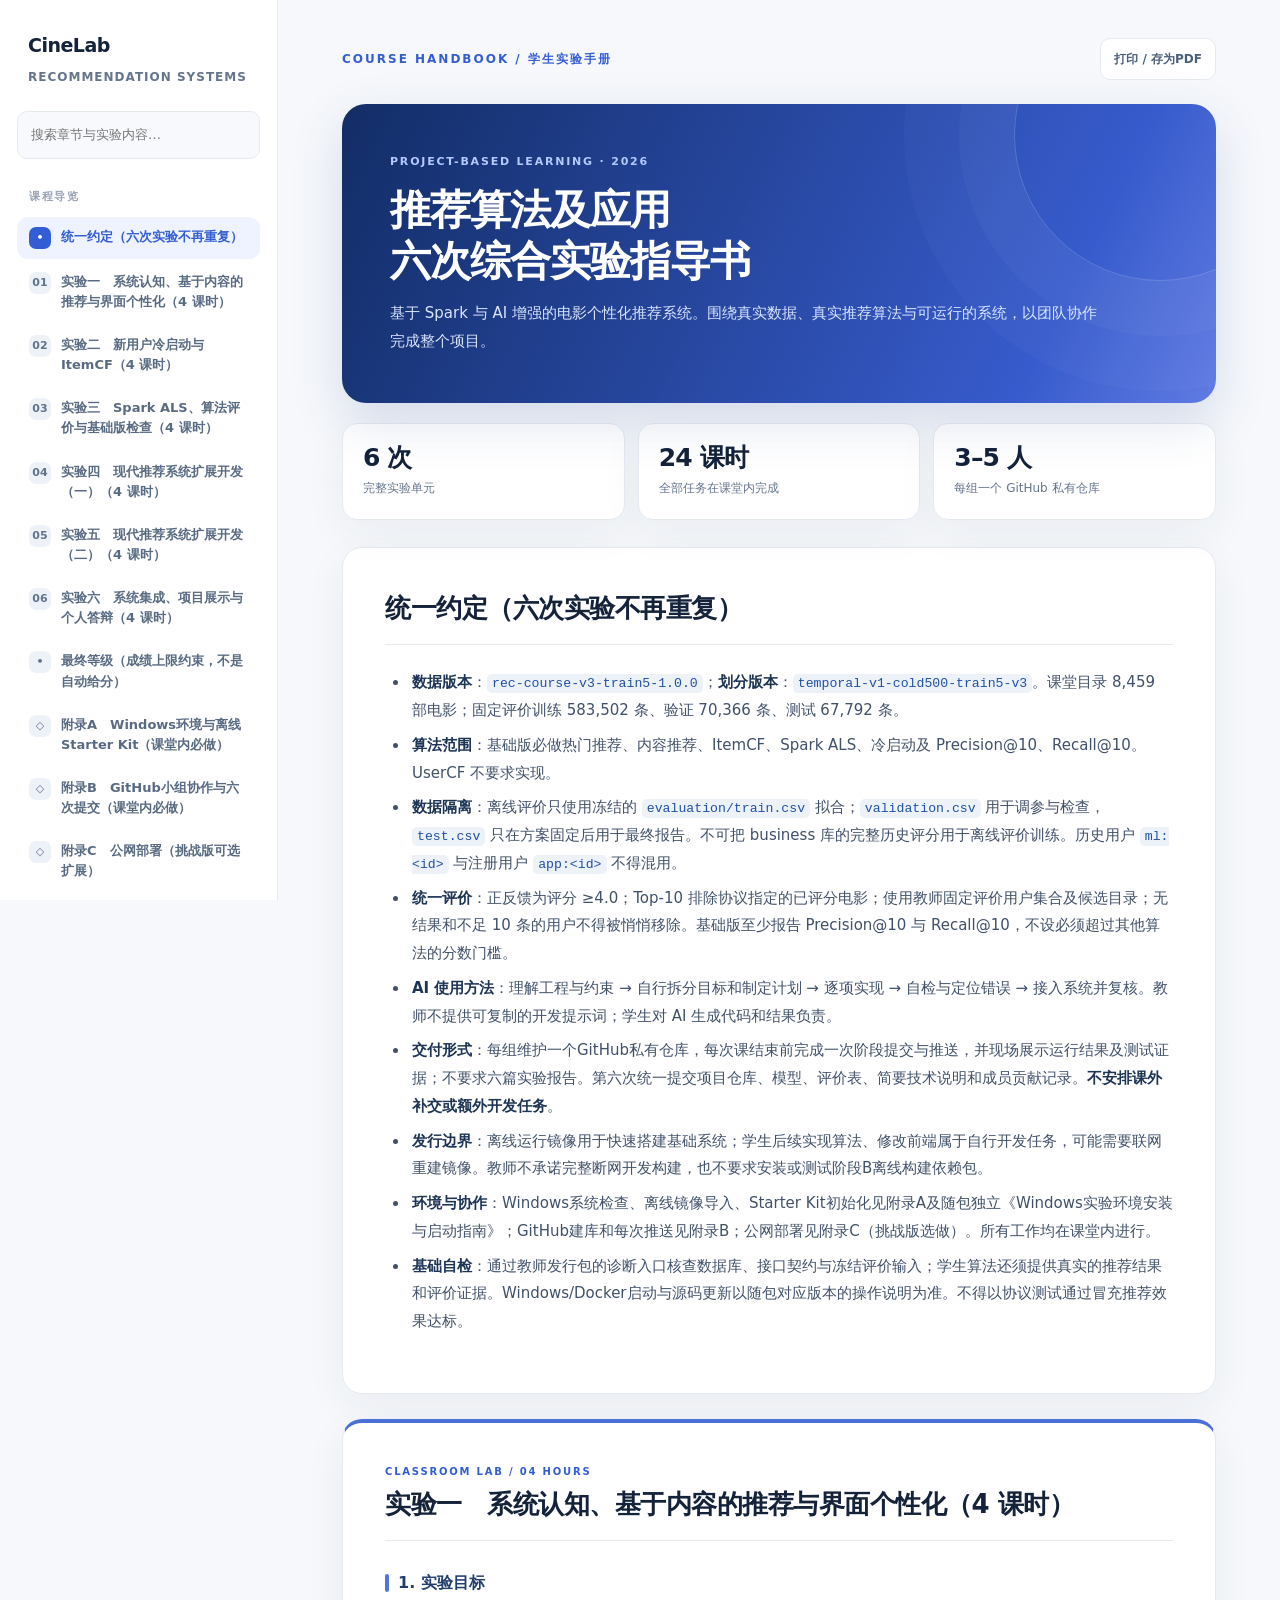
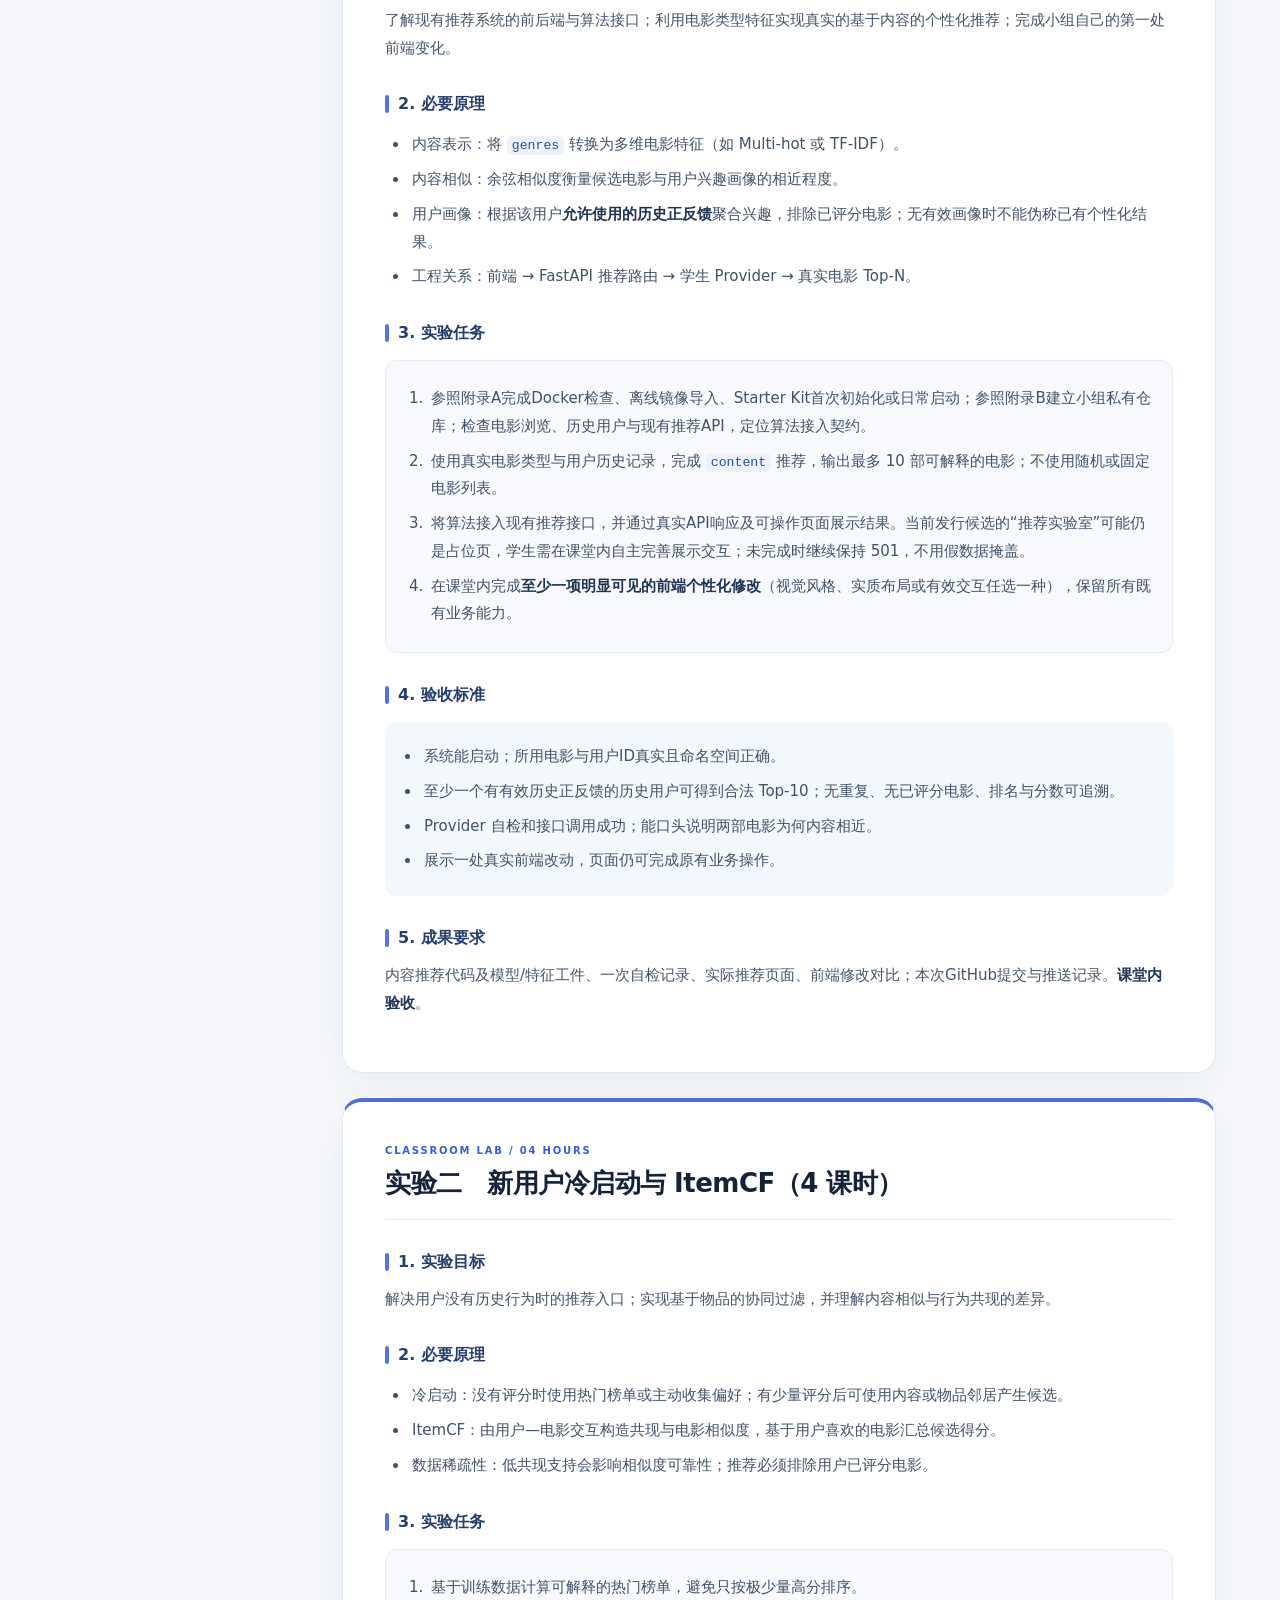
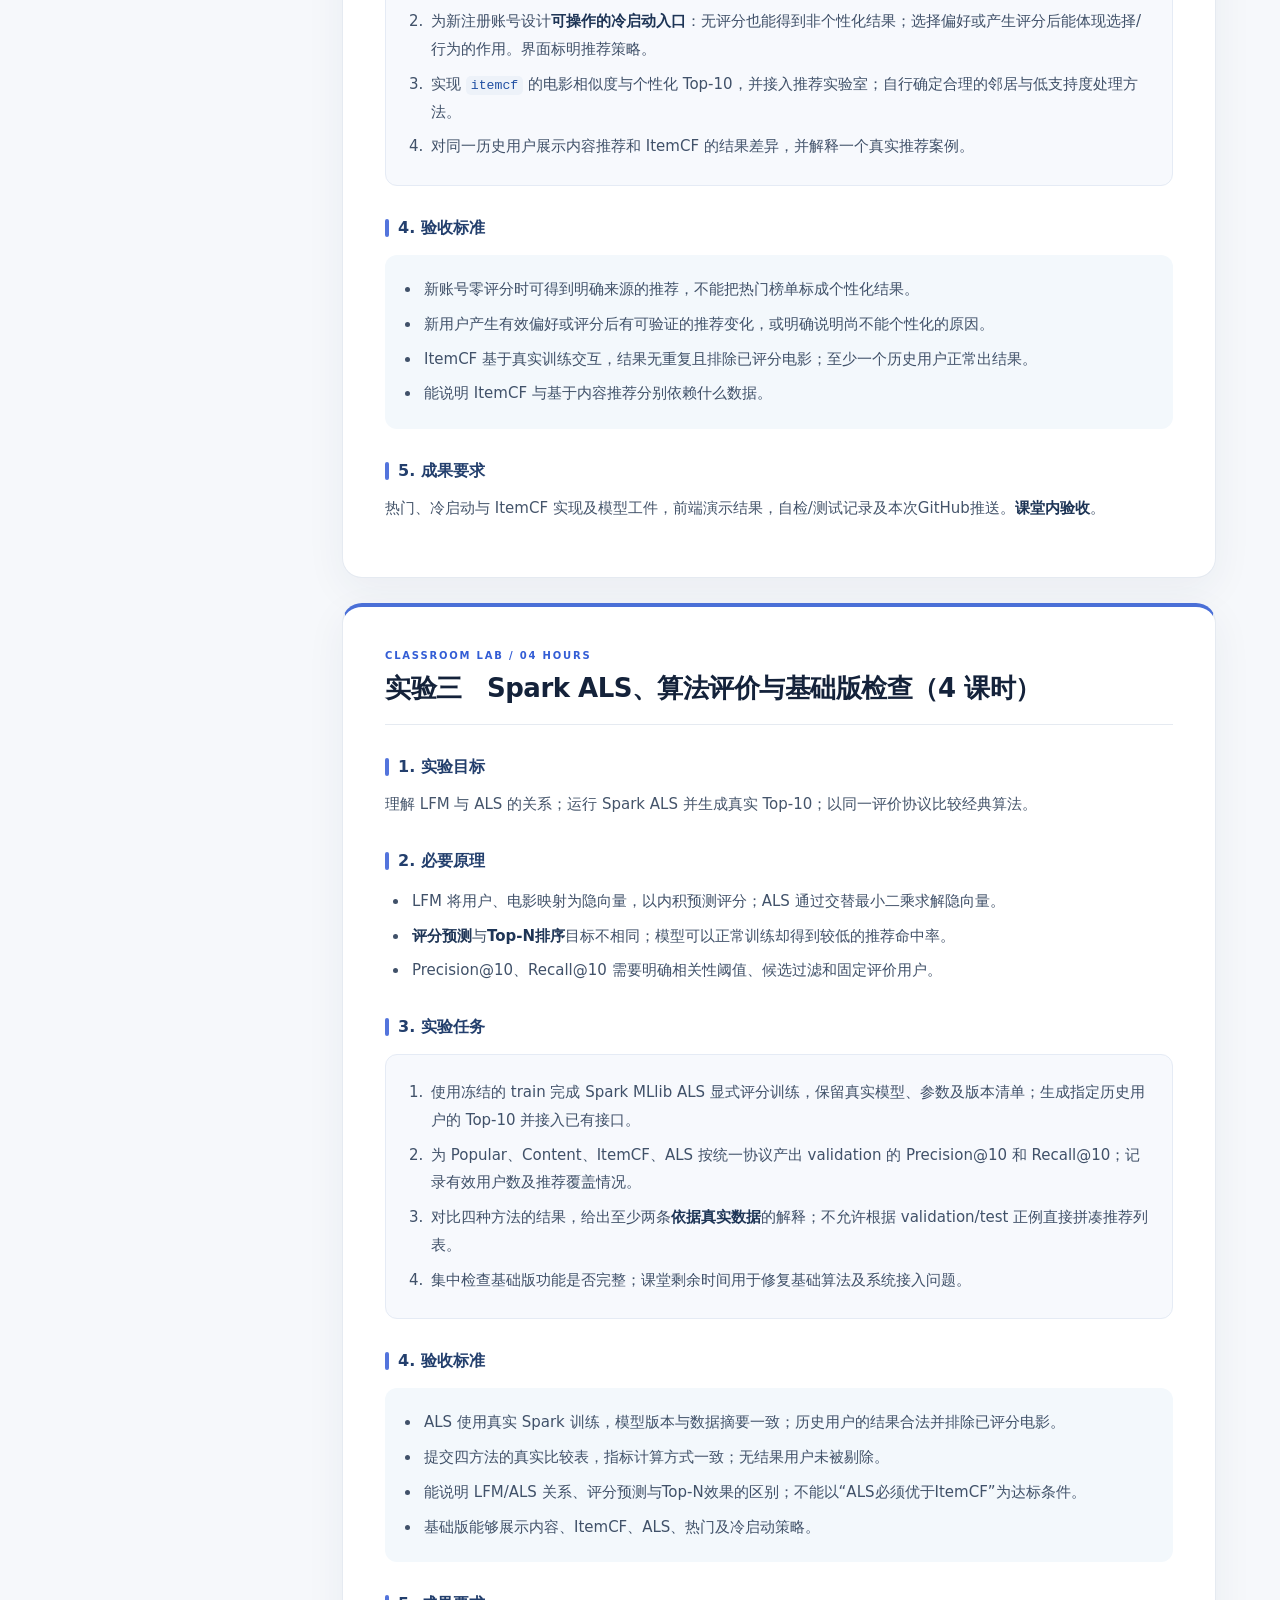
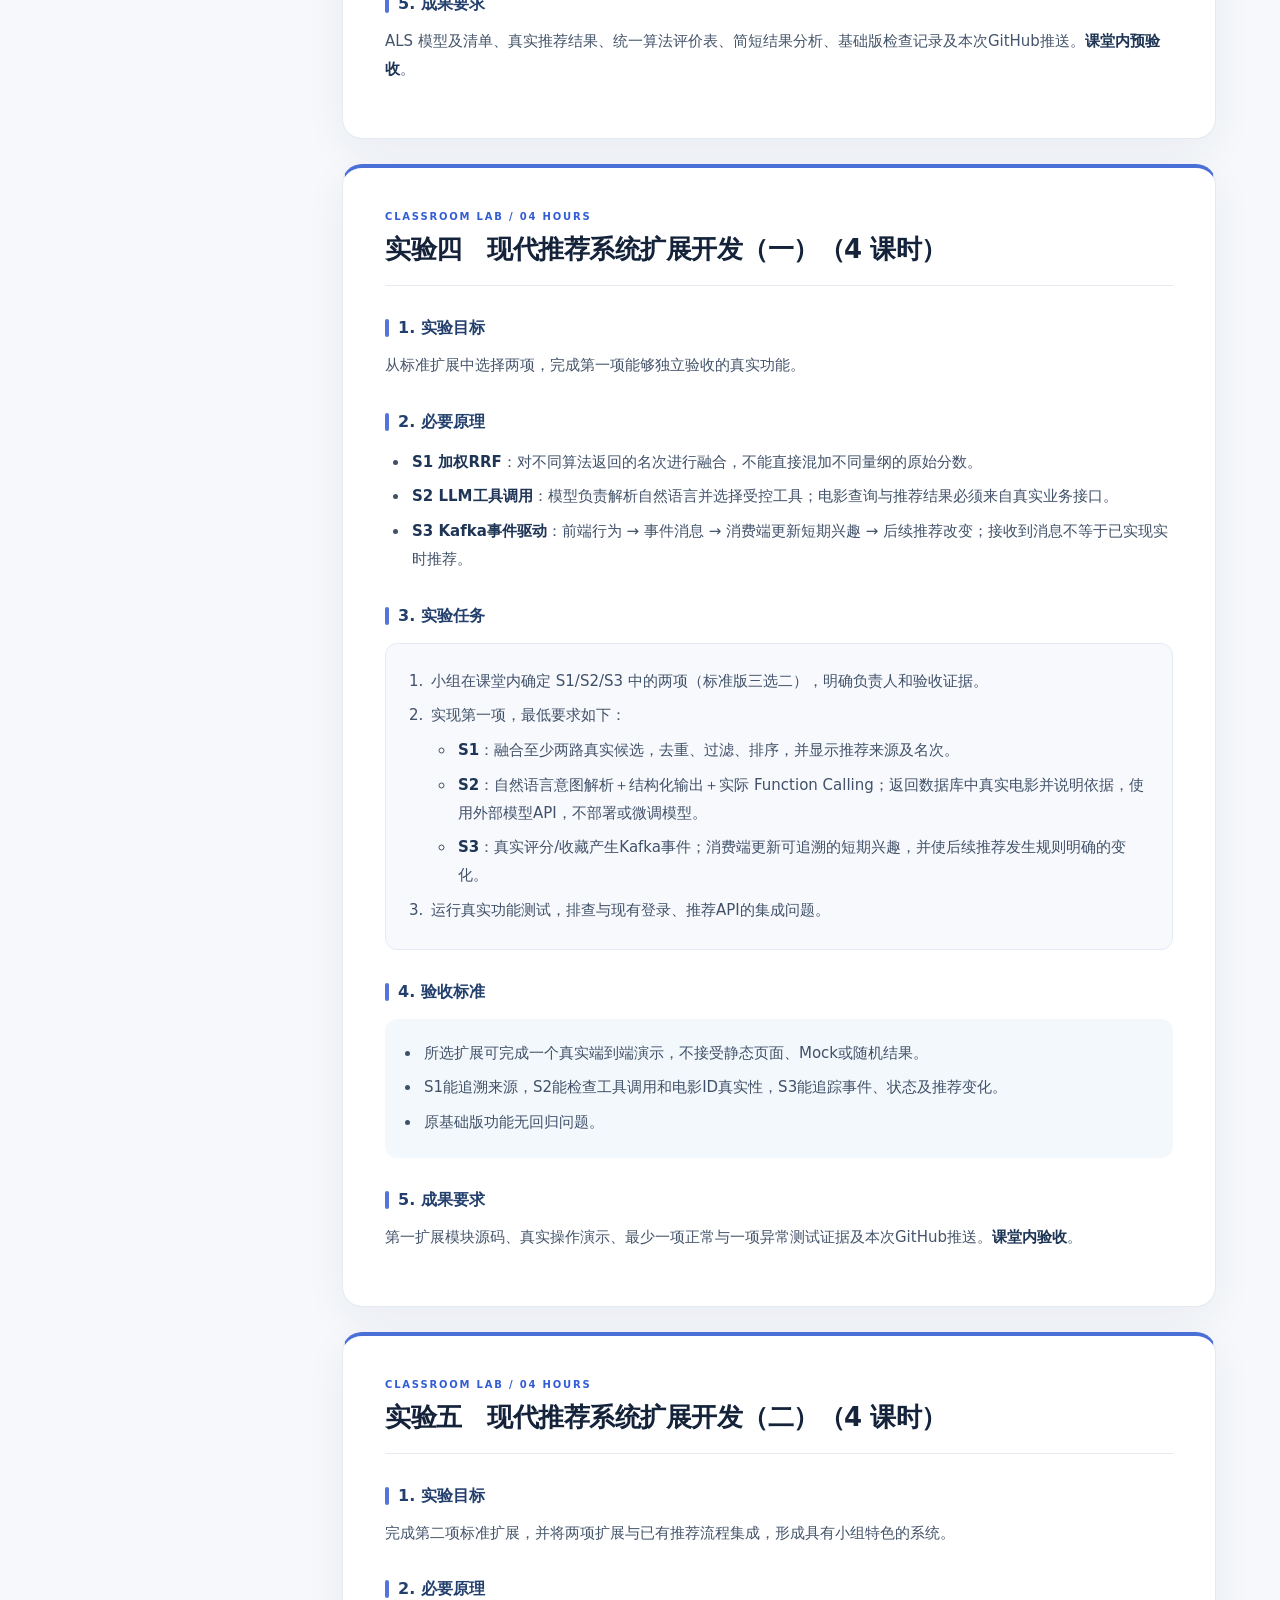
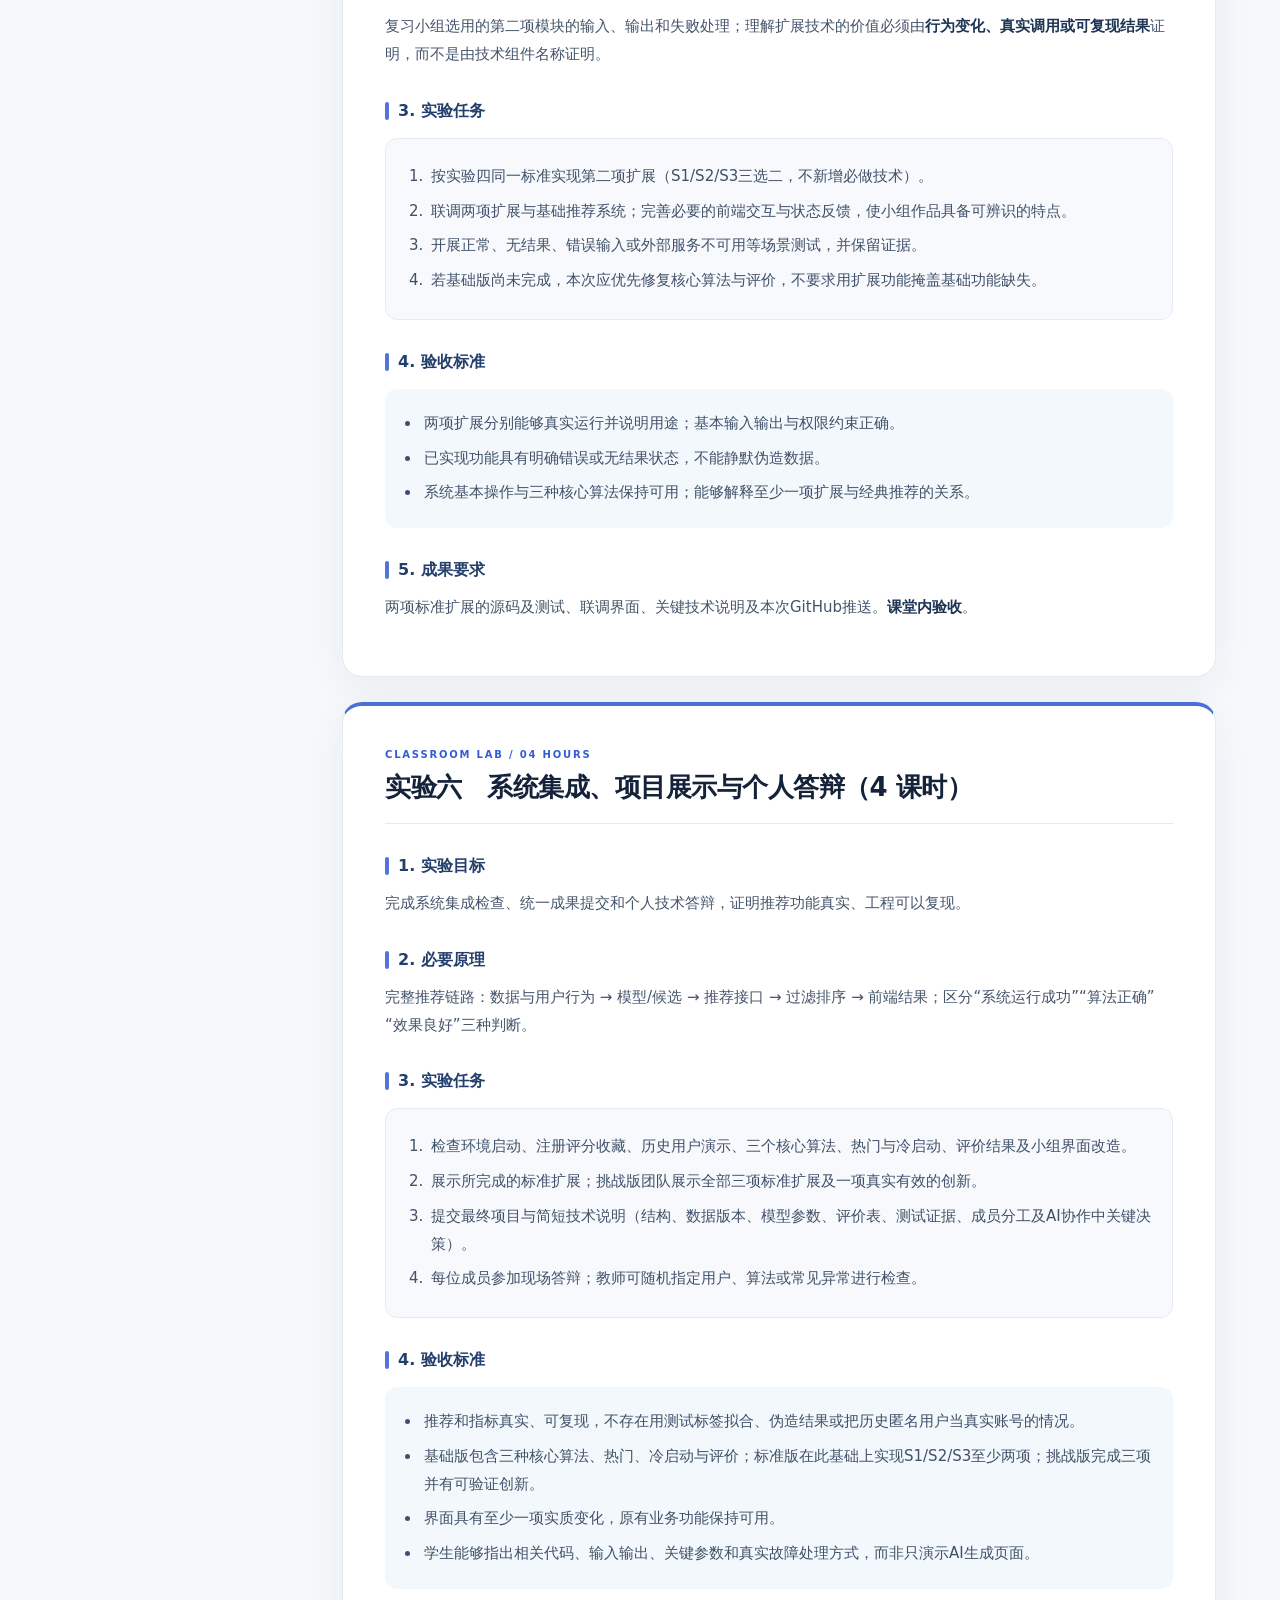
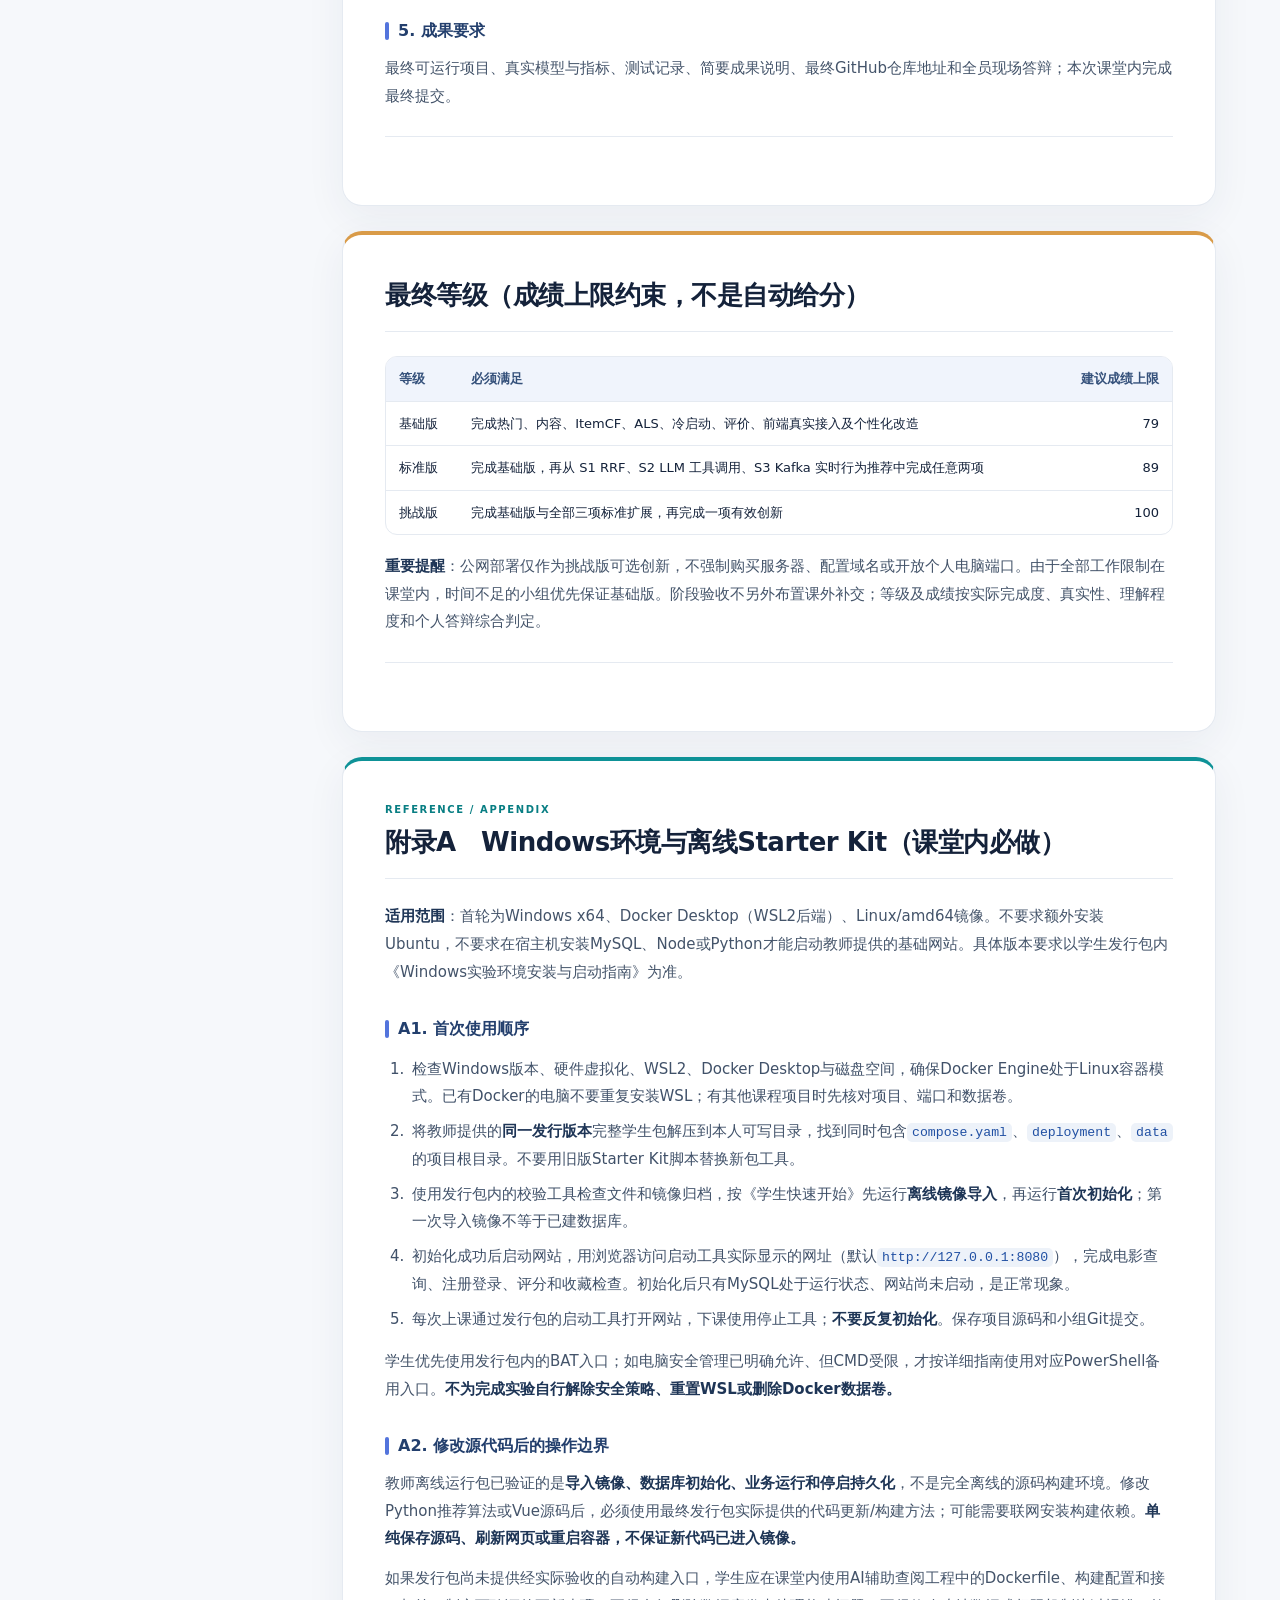
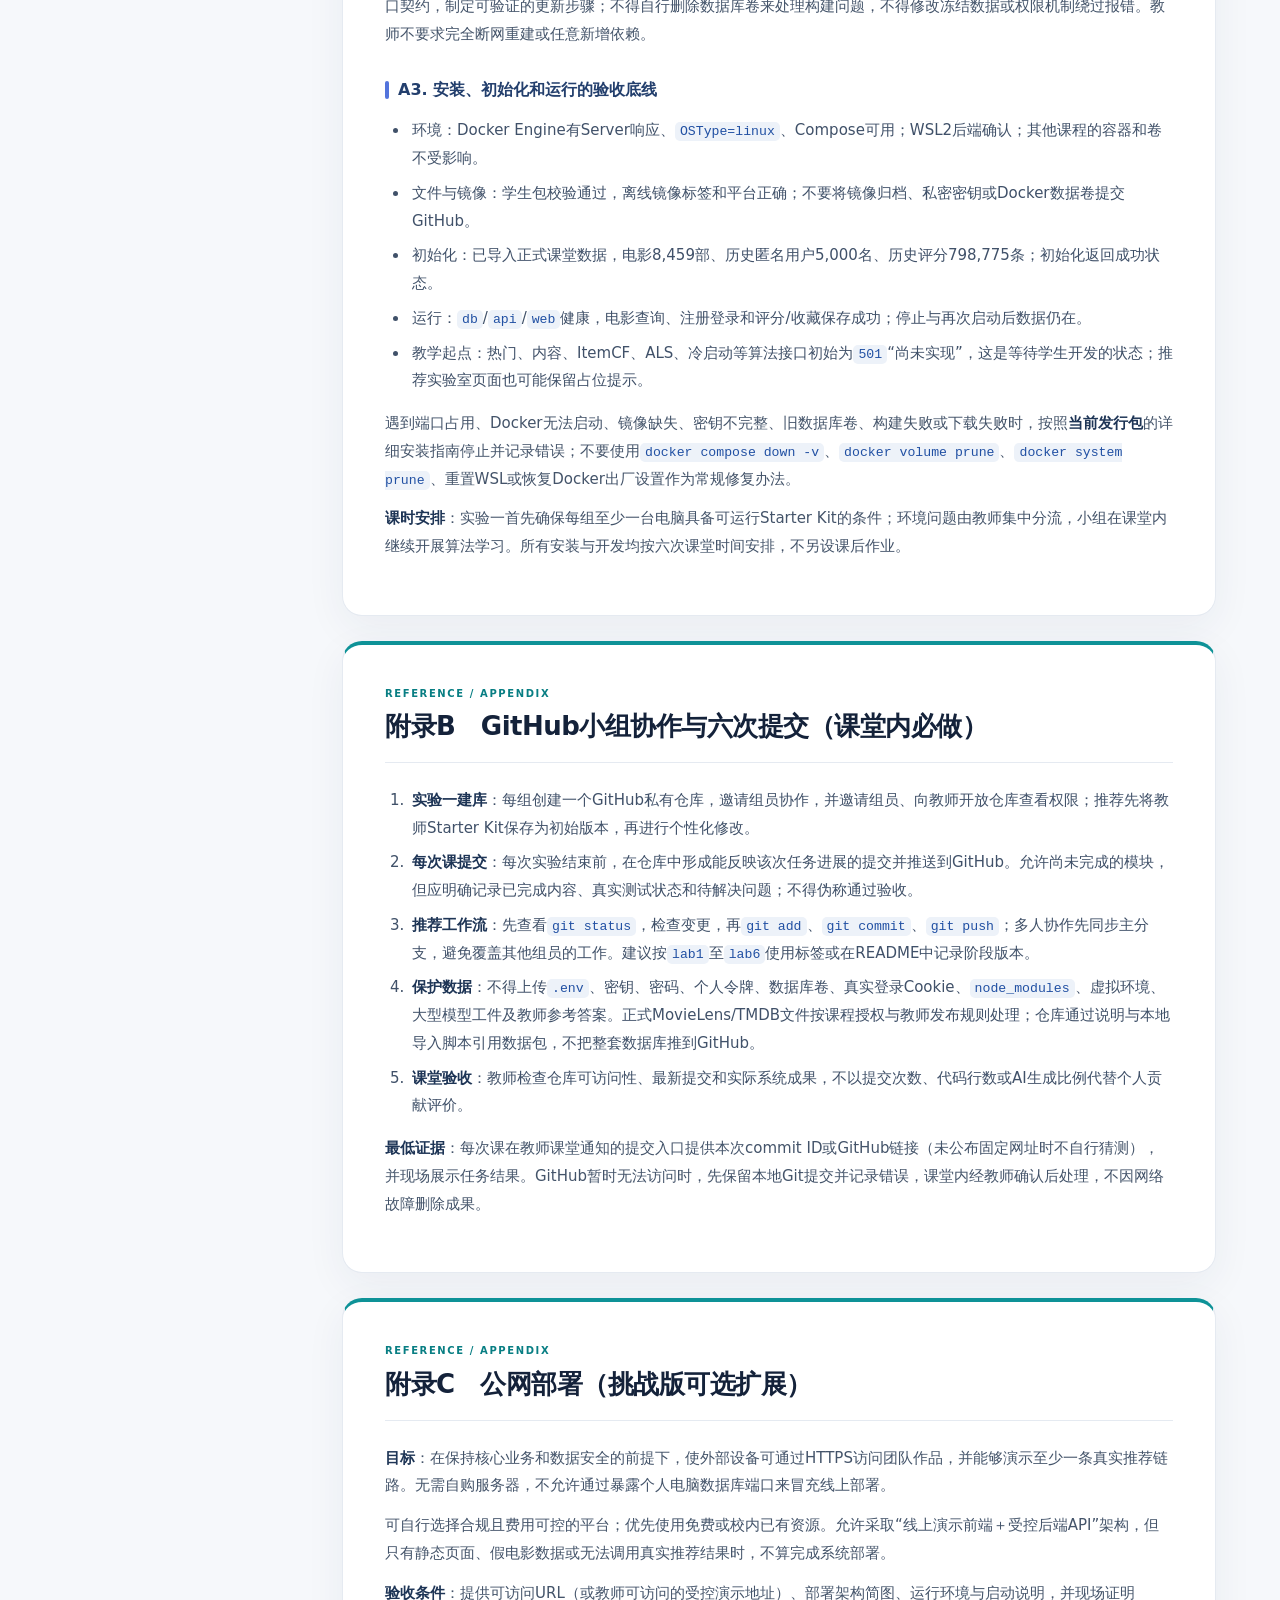
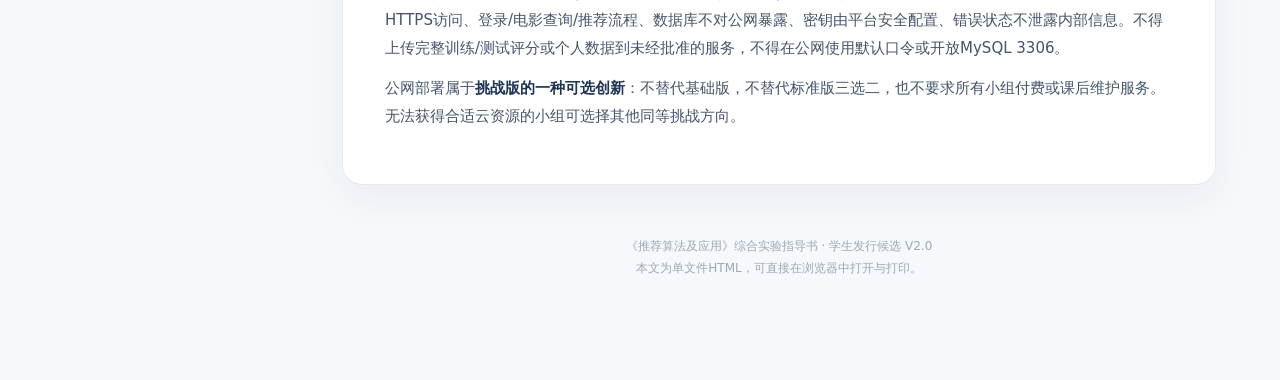
<file: 推荐算法实验手册.html>
<!doctype html><html lang="zh-CN"><head><meta charset="utf-8"><meta name="viewport" content="width=device-width,initial-scale=1"><title>推荐算法及应用 · 六次综合实验指导书</title><style>
:root{--bg:#f6f8fb;--surface:#fff;--ink:#14223a;--muted:#65758b;--line:#e5eaf1;--accent:#335dd5;--accent-soft:#eef3ff;--teal:#087e83;--shadow:0 12px 40px rgba(35,54,91,.06)}*{box-sizing:border-box}html{scroll-behavior:smooth;scroll-padding-top:35px}body{margin:0;background:var(--bg);font-family:Inter,"Microsoft YaHei","PingFang SC","Noto Sans CJK SC",system-ui,sans-serif;color:var(--ink);font-size:15px;line-height:1.85}a{color:var(--accent)}.layout{display:grid;grid-template-columns:278px minmax(0,1fr);min-height:100vh}.sidebar{position:sticky;top:0;height:100vh;overflow:auto;background:#fff;border-right:1px solid var(--line);padding:28px 17px}.brand{font-weight:800;font-size:19px;letter-spacing:-.5px;padding:0 11px}.brand small{display:block;color:var(--muted);font-size:12px;letter-spacing:1px;font-weight:600;margin-top:3px}.sidegroup{font-size:11px;color:#97a2b3;letter-spacing:1.7px;margin:28px 12px 9px;font-weight:800}.navlink{text-decoration:none;display:flex;align-items:flex-start;gap:10px;padding:10px 12px;margin:3px 0;border-radius:11px;color:#596b82;font-size:13px;line-height:1.55;font-weight:600;transition:.2s}.navlink:hover,.navlink.active{background:var(--accent-soft);color:var(--accent)}.navdot{width:22px;height:22px;border-radius:7px;background:#edf1f8;color:#60728f;font-size:11px;font-weight:800;text-align:center;line-height:22px;flex:none}.active .navdot{background:var(--accent);color:#fff}.sidefoot{font-size:11px;color:#a0abba;margin:30px 11px}.content{max-width:1190px;width:100%;margin:0 auto;padding:38px clamp(20px,5vw,70px) 100px}.topline{display:flex;justify-content:space-between;align-items:center;gap:20px;margin-bottom:24px}.eyebrow{font-weight:800;color:var(--accent);font-size:12px;letter-spacing:2px}.tools{display:flex;gap:9px}.toolbutton{background:#fff;border:1px solid var(--line);border-radius:10px;padding:9px 13px;font:inherit;font-size:12px;font-weight:700;cursor:pointer;color:#4b607b}.toolbutton:hover{border-color:#8ca5f1;color:var(--accent)}.hero{background:linear-gradient(116deg,#122d66,#375bcc 80%,#607be3);color:white;border-radius:24px;padding:clamp(26px,5vw,48px);box-shadow:0 18px 50px rgba(49,80,150,.17);position:relative;overflow:hidden}.hero:after{content:"";position:absolute;width:290px;height:290px;border:1px solid #ffffff2f;border-radius:50%;top:-115px;right:-90px;box-shadow:0 0 0 55px #ffffff08,0 0 0 110px #ffffff06;pointer-events:none}.hero h1{font-size:clamp(27px,3.5vw,41px);line-height:1.26;margin:12px 0;font-weight:850;letter-spacing:-1px}.hero p{max-width:720px;color:#dae5ff;margin:0}.hero-tag{font-size:11px;font-weight:800;letter-spacing:1.8px;color:#b5c9ff}.statgrid{display:grid;grid-template-columns:repeat(3,1fr);gap:13px;margin:20px 0 27px}.stat{background:white;border:1px solid var(--line);border-radius:15px;padding:18px 20px;box-shadow:var(--shadow)}.stat strong{font-size:25px;line-height:1.25;display:block;letter-spacing:-.8px}.stat span{font-size:12px;color:var(--muted)}.section{background:#fff;border:1px solid var(--line);border-radius:20px;box-shadow:var(--shadow);padding:clamp(22px,4vw,42px);margin:25px 0;scroll-margin-top:22px}.section h2{margin:0 0 24px;font-size:clamp(21px,2.7vw,26px);line-height:1.42;letter-spacing:-.5px;padding-bottom:17px;border-bottom:1px solid var(--line)}.section h3{font-size:16px;line-height:1.5;color:#233f6d;margin:30px 0 12px;display:flex;align-items:center;gap:9px}.section h3:before{content:"";display:block;width:4px;height:18px;border-radius:9px;background:#5374dc;flex:none}.section p{margin:12px 0;color:#44546a}.section li{padding-left:3px;margin:7px 0;color:#405169}.section ol,.section ul{padding-left:24px}.section strong{color:#1e3556}.section code{background:#edf2f9;color:#2150a3;padding:2px 5px;border-radius:5px;font-size:.88em;word-break:break-word}.section pre{background:#152843;padding:18px;border-radius:11px;overflow:auto}.section pre code{background:transparent;color:#eaf1ff;padding:0}.section table{width:100%;border-collapse:separate;border-spacing:0;border:1px solid var(--line);border-radius:12px;overflow:hidden;font-size:13px;line-height:1.65;margin:18px 0}.section th{text-align:left;background:#f0f4fc;color:#35517b;font-weight:750}.section td,.section th{padding:11px 13px;border-bottom:1px solid var(--line);vertical-align:top}.section tr:last-child td{border-bottom:0}.section blockquote{border-left:3px solid #6c88e8;background:#f4f7fe;margin:15px 0;padding:8px 20px;border-radius:0 10px 10px 0}.section blockquote p{margin:6px 0}.section hr{border:0;border-top:1px solid var(--line);margin:26px 0}.lab{border-top:4px solid #4a6fd7}.appendix{border-top:4px solid #0e9297}.grade{border-top:4px solid #d99b48}.section.lab>h2:before{content:"CLASSROOM LAB  /  04 HOURS";display:block;font-size:10px;letter-spacing:1.8px;color:var(--accent);margin-bottom:7px}.section.appendix>h2:before{content:"REFERENCE / APPENDIX";display:block;font-size:10px;letter-spacing:1.6px;color:var(--teal);margin-bottom:7px}.lab h3:nth-of-type(3)+ol{background:#f7f9fd;padding:17px 18px 17px 42px;border:1px solid #e5ebf5;border-radius:12px}.lab h3:nth-of-type(4)+ul{background:#f3f8fc;padding:14px 18px 14px 36px;border-radius:12px}.searchbox{margin-top:23px;border:1px solid var(--line);width:100%;background:#f7f9fc;border-radius:10px;padding:11px 13px;font:inherit;font-size:13px;outline:0}.searchbox:focus{border-color:#7592e9;background:white}.empty{display:none;text-align:center;padding:30px;color:var(--muted)}.hidden{display:none!important}.mobilemenu{display:none}.section:target{outline:2px solid #c3d0ff;outline-offset:2px}footer{text-align:center;color:#9ca8b8;font-size:12px;margin-top:50px}@media(max-width:900px){.layout{display:block}.sidebar{position:fixed;z-index:10;width:290px;transform:translateX(-110%);transition:transform .2s;box-shadow:var(--shadow)}body.open .sidebar{transform:none}.mobilemenu{display:block}.content{padding:20px 15px 70px}.statgrid{gap:8px}.stat{padding:13px}.stat strong{font-size:22px}}@media(max-width:520px){.statgrid{grid-template-columns:1fr 1fr}.hero{border-radius:16px}.section{border-radius:15px}.tools{gap:5px}.toolbutton{padding:8px 9px}.section table{display:block;overflow-x:auto}.section{padding:19px}}@media print{body{background:#fff}.layout{display:block}.sidebar,.topline,.tools,.searchbox{display:none!important}.content{max-width:none;padding:0}.hero{background:white!important;color:#12243e;box-shadow:none;border:1px solid #ddd}.hero p{color:#344}.statgrid{display:flex}.stat{flex:1;box-shadow:none}.section{page-break-inside:avoid;box-shadow:none;border:1px solid #ddd;margin:16px 0}.section h2{page-break-after:avoid}a{color:#1a3a71}}
</style></head><body><div class="layout"><aside class="sidebar" id="sidebar"><div class="brand">CineLab <small>RECOMMENDATION SYSTEMS</small></div><input id="search" class="searchbox" placeholder="搜索章节与实验内容…" aria-label="搜索实验内容"><div class="sidegroup">课程导览</div><a href="#overview" class="navlink" data-target="overview"><span class="navdot">•</span><span>统一约定（六次实验不再重复）</span></a><a href="#lab1" class="navlink" data-target="lab1"><span class="navdot">01</span><span>实验一　系统认知、基于内容的推荐与界面个性化（4 课时）</span></a><a href="#lab2" class="navlink" data-target="lab2"><span class="navdot">02</span><span>实验二　新用户冷启动与 ItemCF（4 课时）</span></a><a href="#lab3" class="navlink" data-target="lab3"><span class="navdot">03</span><span>实验三　Spark ALS、算法评价与基础版检查（4 课时）</span></a><a href="#lab4" class="navlink" data-target="lab4"><span class="navdot">04</span><span>实验四　现代推荐系统扩展开发（一）（4 课时）</span></a><a href="#lab5" class="navlink" data-target="lab5"><span class="navdot">05</span><span>实验五　现代推荐系统扩展开发（二）（4 课时）</span></a><a href="#lab6" class="navlink" data-target="lab6"><span class="navdot">06</span><span>实验六　系统集成、项目展示与个人答辩（4 课时）</span></a><a href="#grades" class="navlink" data-target="grades"><span class="navdot">•</span><span>最终等级（成绩上限约束，不是自动给分）</span></a><a href="#appendixa" class="navlink" data-target="appendixa"><span class="navdot">◇</span><span>附录A　Windows环境与离线Starter Kit（课堂内必做）</span></a><a href="#appendixb" class="navlink" data-target="appendixb"><span class="navdot">◇</span><span>附录B　GitHub小组协作与六次提交（课堂内必做）</span></a><a href="#appendixc" class="navlink" data-target="appendixc"><span class="navdot">◇</span><span>附录C　公网部署（挑战版可选扩展）</span></a><div class="sidefoot">六次课堂实验 · 24课时<br>学生发行候选 V2.0</div></aside><main class="content"><div class="topline"><span class="eyebrow">COURSE HANDBOOK / 学生实验手册</span><div class="tools"><button class="toolbutton mobilemenu" id="menu">☰ 目录</button><button class="toolbutton" id="print">打印 / 存为PDF</button></div></div><header class="hero"><div class="hero-tag">PROJECT-BASED LEARNING · 2026</div><h1>推荐算法及应用<br>六次综合实验指导书</h1><p>基于 Spark 与 AI 增强的电影个性化推荐系统。围绕真实数据、真实推荐算法与可运行的系统，以团队协作完成整个项目。</p></header><div class="statgrid"><div class="stat"><strong>6 次</strong><span>完整实验单元</span></div><div class="stat"><strong>24 课时</strong><span>全部任务在课堂内完成</span></div><div class="stat"><strong>3–5 人</strong><span>每组一个 GitHub 私有仓库</span></div></div><div id="sections"><section id="overview" class="section intro" data-title="统一约定（六次实验不再重复）"><h2>统一约定（六次实验不再重复）</h2>
<ul>
<li><strong>数据版本</strong>：<code>rec-course-v3-train5-1.0.0</code>；<strong>划分版本</strong>：<code>temporal-v1-cold500-train5-v3</code>。课堂目录 8,459 部电影；固定评价训练 583,502 条、验证 70,366 条、测试 67,792 条。</li>
<li><strong>算法范围</strong>：基础版必做热门推荐、内容推荐、ItemCF、Spark ALS、冷启动及 Precision@10、Recall@10。UserCF 不要求实现。</li>
<li><strong>数据隔离</strong>：离线评价只使用冻结的 <code>evaluation/train.csv</code> 拟合；<code>validation.csv</code> 用于调参与检查，<code>test.csv</code> 只在方案固定后用于最终报告。不可把 business 库的完整历史评分用于离线评价训练。历史用户 <code>ml:&lt;id&gt;</code> 与注册用户 <code>app:&lt;id&gt;</code> 不得混用。</li>
<li><strong>统一评价</strong>：正反馈为评分 ≥4.0；Top-10 排除协议指定的已评分电影；使用教师固定评价用户集合及候选目录；无结果和不足 10 条的用户不得被悄悄移除。基础版至少报告 Precision@10 与 Recall@10，不设必须超过其他算法的分数门槛。</li>
<li><strong>AI 使用方法</strong>：理解工程与约束 → 自行拆分目标和制定计划 → 逐项实现 → 自检与定位错误 → 接入系统并复核。教师不提供可复制的开发提示词；学生对 AI 生成代码和结果负责。</li>
<li><strong>交付形式</strong>：每组维护一个GitHub私有仓库，每次课结束前完成一次阶段提交与推送，并现场展示运行结果及测试证据；不要求六篇实验报告。第六次统一提交项目仓库、模型、评价表、简要技术说明和成员贡献记录。<strong>不安排课外补交或额外开发任务</strong>。</li>
<li><strong>发行边界</strong>：离线运行镜像用于快速搭建基础系统；学生后续实现算法、修改前端属于自行开发任务，可能需要联网重建镜像。教师不承诺完整断网开发构建，也不要求安装或测试阶段B离线构建依赖包。</li>
<li><strong>环境与协作</strong>：Windows系统检查、离线镜像导入、Starter Kit初始化见附录A及随包独立《Windows实验环境安装与启动指南》；GitHub建库和每次推送见附录B；公网部署见附录C（挑战版选做）。所有工作均在课堂内进行。</li>
<li><strong>基础自检</strong>：通过教师发行包的诊断入口核查数据库、接口契约与冻结评价输入；学生算法还须提供真实的推荐结果和评价证据。Windows/Docker启动与源码更新以随包对应版本的操作说明为准。不得以协议测试通过冒充推荐效果达标。</li>
</ul>
</section><section id="lab1" class="section lab" data-title="实验一　系统认知、基于内容的推荐与界面个性化（4 课时）"><h2>实验一　系统认知、基于内容的推荐与界面个性化（4 课时）</h2>
<h3>1. 实验目标</h3>
<p>了解现有推荐系统的前后端与算法接口；利用电影类型特征实现真实的基于内容的个性化推荐；完成小组自己的第一处前端变化。</p>
<h3>2. 必要原理</h3>
<ul>
<li>内容表示：将 <code>genres</code> 转换为多维电影特征（如 Multi-hot 或 TF-IDF）。</li>
<li>内容相似：余弦相似度衡量候选电影与用户兴趣画像的相近程度。</li>
<li>用户画像：根据该用户<strong>允许使用的历史正反馈</strong>聚合兴趣，排除已评分电影；无有效画像时不能伪称已有个性化结果。</li>
<li>工程关系：前端 → FastAPI 推荐路由 → 学生 Provider → 真实电影 Top-N。</li>
</ul>
<h3>3. 实验任务</h3>
<ol>
<li>参照附录A完成Docker检查、离线镜像导入、Starter Kit首次初始化或日常启动；参照附录B建立小组私有仓库；检查电影浏览、历史用户与现有推荐API，定位算法接入契约。</li>
<li>使用真实电影类型与用户历史记录，完成 <code>content</code> 推荐，输出最多 10 部可解释的电影；不使用随机或固定电影列表。</li>
<li>将算法接入现有推荐接口，并通过真实API响应及可操作页面展示结果。当前发行候选的“推荐实验室”可能仍是占位页，学生需在课堂内自主完善展示交互；未完成时继续保持 501，不用假数据掩盖。</li>
<li>在课堂内完成<strong>至少一项明显可见的前端个性化修改</strong>（视觉风格、实质布局或有效交互任选一种），保留所有既有业务能力。</li>
</ol>
<h3>4. 验收标准</h3>
<ul>
<li>系统能启动；所用电影与用户ID真实且命名空间正确。</li>
<li>至少一个有有效历史正反馈的历史用户可得到合法 Top-10；无重复、无已评分电影、排名与分数可追溯。</li>
<li>Provider 自检和接口调用成功；能口头说明两部电影为何内容相近。</li>
<li>展示一处真实前端改动，页面仍可完成原有业务操作。</li>
</ul>
<h3>5. 成果要求</h3>
<p>内容推荐代码及模型/特征工件、一次自检记录、实际推荐页面、前端修改对比；本次GitHub提交与推送记录。<strong>课堂内验收</strong>。</p>
</section><section id="lab2" class="section lab" data-title="实验二　新用户冷启动与 ItemCF（4 课时）"><h2>实验二　新用户冷启动与 ItemCF（4 课时）</h2>
<h3>1. 实验目标</h3>
<p>解决用户没有历史行为时的推荐入口；实现基于物品的协同过滤，并理解内容相似与行为共现的差异。</p>
<h3>2. 必要原理</h3>
<ul>
<li>冷启动：没有评分时使用热门榜单或主动收集偏好；有少量评分后可使用内容或物品邻居产生候选。</li>
<li>ItemCF：由用户—电影交互构造共现与电影相似度，基于用户喜欢的电影汇总候选得分。</li>
<li>数据稀疏性：低共现支持会影响相似度可靠性；推荐必须排除用户已评分电影。</li>
</ul>
<h3>3. 实验任务</h3>
<ol>
<li>基于训练数据计算可解释的热门榜单，避免只按极少量高分排序。</li>
<li>为新注册账号设计<strong>可操作的冷启动入口</strong>：无评分也能得到非个性化结果；选择偏好或产生评分后能体现选择/行为的作用。界面标明推荐策略。</li>
<li>实现 <code>itemcf</code> 的电影相似度与个性化 Top-10，并接入推荐实验室；自行确定合理的邻居与低支持度处理方法。</li>
<li>对同一历史用户展示内容推荐和 ItemCF 的结果差异，并解释一个真实推荐案例。</li>
</ol>
<h3>4. 验收标准</h3>
<ul>
<li>新账号零评分时可得到明确来源的推荐，不能把热门榜单标成个性化结果。</li>
<li>新用户产生有效偏好或评分后有可验证的推荐变化，或明确说明尚不能个性化的原因。</li>
<li>ItemCF 基于真实训练交互，结果无重复且排除已评分电影；至少一个历史用户正常出结果。</li>
<li>能说明 ItemCF 与基于内容推荐分别依赖什么数据。</li>
</ul>
<h3>5. 成果要求</h3>
<p>热门、冷启动与 ItemCF 实现及模型工件，前端演示结果，自检/测试记录及本次GitHub推送。<strong>课堂内验收</strong>。</p>
</section><section id="lab3" class="section lab" data-title="实验三　Spark ALS、算法评价与基础版检查（4 课时）"><h2>实验三　Spark ALS、算法评价与基础版检查（4 课时）</h2>
<h3>1. 实验目标</h3>
<p>理解 LFM 与 ALS 的关系；运行 Spark ALS 并生成真实 Top-10；以同一评价协议比较经典算法。</p>
<h3>2. 必要原理</h3>
<ul>
<li>LFM 将用户、电影映射为隐向量，以内积预测评分；ALS 通过交替最小二乘求解隐向量。</li>
<li><strong>评分预测</strong>与<strong>Top-N排序</strong>目标不相同；模型可以正常训练却得到较低的推荐命中率。</li>
<li>Precision@10、Recall@10 需要明确相关性阈值、候选过滤和固定评价用户。</li>
</ul>
<h3>3. 实验任务</h3>
<ol>
<li>使用冻结的 train 完成 Spark MLlib ALS 显式评分训练，保留真实模型、参数及版本清单；生成指定历史用户的 Top-10 并接入已有接口。</li>
<li>为 Popular、Content、ItemCF、ALS 按统一协议产出 validation 的 Precision@10 和 Recall@10；记录有效用户数及推荐覆盖情况。</li>
<li>对比四种方法的结果，给出至少两条<strong>依据真实数据</strong>的解释；不允许根据 validation/test 正例直接拼凑推荐列表。</li>
<li>集中检查基础版功能是否完整；课堂剩余时间用于修复基础算法及系统接入问题。</li>
</ol>
<h3>4. 验收标准</h3>
<ul>
<li>ALS 使用真实 Spark 训练，模型版本与数据摘要一致；历史用户的结果合法并排除已评分电影。</li>
<li>提交四方法的真实比较表，指标计算方式一致；无结果用户未被剔除。</li>
<li>能说明 LFM/ALS 关系、评分预测与Top-N效果的区别；不能以“ALS必须优于ItemCF”为达标条件。</li>
<li>基础版能够展示内容、ItemCF、ALS、热门及冷启动策略。</li>
</ul>
<h3>5. 成果要求</h3>
<p>ALS 模型及清单、真实推荐结果、统一算法评价表、简短结果分析、基础版检查记录及本次GitHub推送。<strong>课堂内预验收</strong>。</p>
</section><section id="lab4" class="section lab" data-title="实验四　现代推荐系统扩展开发（一）（4 课时）"><h2>实验四　现代推荐系统扩展开发（一）（4 课时）</h2>
<h3>1. 实验目标</h3>
<p>从标准扩展中选择两项，完成第一项能够独立验收的真实功能。</p>
<h3>2. 必要原理</h3>
<ul>
<li><strong>S1 加权RRF</strong>：对不同算法返回的名次进行融合，不能直接混加不同量纲的原始分数。</li>
<li><strong>S2 LLM工具调用</strong>：模型负责解析自然语言并选择受控工具；电影查询与推荐结果必须来自真实业务接口。</li>
<li><strong>S3 Kafka事件驱动</strong>：前端行为 → 事件消息 → 消费端更新短期兴趣 → 后续推荐改变；接收到消息不等于已实现实时推荐。</li>
</ul>
<h3>3. 实验任务</h3>
<ol>
<li>小组在课堂内确定 S1/S2/S3 中的两项（标准版三选二），明确负责人和验收证据。</li>
<li>实现第一项，最低要求如下：
<ul>
<li><strong>S1</strong>：融合至少两路真实候选，去重、过滤、排序，并显示推荐来源及名次。</li>
<li><strong>S2</strong>：自然语言意图解析＋结构化输出＋实际 Function Calling；返回数据库中真实电影并说明依据，使用外部模型API，不部署或微调模型。</li>
<li><strong>S3</strong>：真实评分/收藏产生Kafka事件；消费端更新可追溯的短期兴趣，并使后续推荐发生规则明确的变化。</li>
</ul>
</li>
<li>运行真实功能测试，排查与现有登录、推荐API的集成问题。</li>
</ol>
<h3>4. 验收标准</h3>
<ul>
<li>所选扩展可完成一个真实端到端演示，不接受静态页面、Mock或随机结果。</li>
<li>S1能追溯来源，S2能检查工具调用和电影ID真实性，S3能追踪事件、状态及推荐变化。</li>
<li>原基础版功能无回归问题。</li>
</ul>
<h3>5. 成果要求</h3>
<p>第一扩展模块源码、真实操作演示、最少一项正常与一项异常测试证据及本次GitHub推送。<strong>课堂内验收</strong>。</p>
</section><section id="lab5" class="section lab" data-title="实验五　现代推荐系统扩展开发（二）（4 课时）"><h2>实验五　现代推荐系统扩展开发（二）（4 课时）</h2>
<h3>1. 实验目标</h3>
<p>完成第二项标准扩展，并将两项扩展与已有推荐流程集成，形成具有小组特色的系统。</p>
<h3>2. 必要原理</h3>
<p>复习小组选用的第二项模块的输入、输出和失败处理；理解扩展技术的价值必须由<strong>行为变化、真实调用或可复现结果</strong>证明，而不是由技术组件名称证明。</p>
<h3>3. 实验任务</h3>
<ol>
<li>按实验四同一标准实现第二项扩展（S1/S2/S3三选二，不新增必做技术）。</li>
<li>联调两项扩展与基础推荐系统；完善必要的前端交互与状态反馈，使小组作品具备可辨识的特点。</li>
<li>开展正常、无结果、错误输入或外部服务不可用等场景测试，并保留证据。</li>
<li>若基础版尚未完成，本次应优先修复核心算法与评价，不要求用扩展功能掩盖基础功能缺失。</li>
</ol>
<h3>4. 验收标准</h3>
<ul>
<li>两项扩展分别能够真实运行并说明用途；基本输入输出与权限约束正确。</li>
<li>已实现功能具有明确错误或无结果状态，不能静默伪造数据。</li>
<li>系统基本操作与三种核心算法保持可用；能够解释至少一项扩展与经典推荐的关系。</li>
</ul>
<h3>5. 成果要求</h3>
<p>两项标准扩展的源码及测试、联调界面、关键技术说明及本次GitHub推送。<strong>课堂内验收</strong>。</p>
</section><section id="lab6" class="section lab" data-title="实验六　系统集成、项目展示与个人答辩（4 课时）"><h2>实验六　系统集成、项目展示与个人答辩（4 课时）</h2>
<h3>1. 实验目标</h3>
<p>完成系统集成检查、统一成果提交和个人技术答辩，证明推荐功能真实、工程可以复现。</p>
<h3>2. 必要原理</h3>
<p>完整推荐链路：数据与用户行为 → 模型/候选 → 推荐接口 → 过滤排序 → 前端结果；区分“系统运行成功”“算法正确”“效果良好”三种判断。</p>
<h3>3. 实验任务</h3>
<ol>
<li>检查环境启动、注册评分收藏、历史用户演示、三个核心算法、热门与冷启动、评价结果及小组界面改造。</li>
<li>展示所完成的标准扩展；挑战版团队展示全部三项标准扩展及一项真实有效的创新。</li>
<li>提交最终项目与简短技术说明（结构、数据版本、模型参数、评价表、测试证据、成员分工及AI协作中关键决策）。</li>
<li>每位成员参加现场答辩；教师可随机指定用户、算法或常见异常进行检查。</li>
</ol>
<h3>4. 验收标准</h3>
<ul>
<li>推荐和指标真实、可复现，不存在用测试标签拟合、伪造结果或把历史匿名用户当真实账号的情况。</li>
<li>基础版包含三种核心算法、热门、冷启动与评价；标准版在此基础上实现S1/S2/S3至少两项；挑战版完成三项并有可验证创新。</li>
<li>界面具有至少一项实质变化，原有业务功能保持可用。</li>
<li>学生能够指出相关代码、输入输出、关键参数和真实故障处理方式，而非只演示AI生成页面。</li>
</ul>
<h3>5. 成果要求</h3>
<p>最终可运行项目、真实模型与指标、测试记录、简要成果说明、最终GitHub仓库地址和全员现场答辩；本次课堂内完成最终提交。</p>
<hr />
</section><section id="grades" class="section grade" data-title="最终等级（成绩上限约束，不是自动给分）"><h2>最终等级（成绩上限约束，不是自动给分）</h2>
<table>
<thead>
<tr>
<th>等级</th>
<th>必须满足</th>
<th style="text-align:right">建议成绩上限</th>
</tr>
</thead>
<tbody>
<tr>
<td>基础版</td>
<td>完成热门、内容、ItemCF、ALS、冷启动、评价、前端真实接入及个性化改造</td>
<td style="text-align:right">79</td>
</tr>
<tr>
<td>标准版</td>
<td>完成基础版，再从 S1 RRF、S2 LLM 工具调用、S3 Kafka 实时行为推荐中完成任意两项</td>
<td style="text-align:right">89</td>
</tr>
<tr>
<td>挑战版</td>
<td>完成基础版与全部三项标准扩展，再完成一项有效创新</td>
<td style="text-align:right">100</td>
</tr>
</tbody>
</table>
<p><strong>重要提醒</strong>：公网部署仅作为挑战版可选创新，不强制购买服务器、配置域名或开放个人电脑端口。由于全部工作限制在课堂内，时间不足的小组优先保证基础版。阶段验收不另外布置课外补交；等级及成绩按实际完成度、真实性、理解程度和个人答辩综合判定。</p>
<hr />
</section><section id="appendixa" class="section appendix" data-title="附录A　Windows环境与离线Starter Kit（课堂内必做）"><h2>附录A　Windows环境与离线Starter Kit（课堂内必做）</h2>
<p><strong>适用范围</strong>：首轮为Windows x64、Docker Desktop（WSL2后端）、Linux/amd64镜像。不要求额外安装Ubuntu，不要求在宿主机安装MySQL、Node或Python才能启动教师提供的基础网站。具体版本要求以学生发行包内《Windows实验环境安装与启动指南》为准。</p>
<h3>A1. 首次使用顺序</h3>
<ol>
<li>检查Windows版本、硬件虚拟化、WSL2、Docker Desktop与磁盘空间，确保Docker Engine处于Linux容器模式。已有Docker的电脑不要重复安装WSL；有其他课程项目时先核对项目、端口和数据卷。</li>
<li>将教师提供的<strong>同一发行版本</strong>完整学生包解压到本人可写目录，找到同时包含<code>compose.yaml</code>、<code>deployment</code>、<code>data</code>的项目根目录。不要用旧版Starter Kit脚本替换新包工具。</li>
<li>使用发行包内的校验工具检查文件和镜像归档，按《学生快速开始》先运行<strong>离线镜像导入</strong>，再运行<strong>首次初始化</strong>；第一次导入镜像不等于已建数据库。</li>
<li>初始化成功后启动网站，用浏览器访问启动工具实际显示的网址（默认<code>http://127.0.0.1:8080</code>），完成电影查询、注册登录、评分和收藏检查。初始化后只有MySQL处于运行状态、网站尚未启动，是正常现象。</li>
<li>每次上课通过发行包的启动工具打开网站，下课使用停止工具；<strong>不要反复初始化</strong>。保存项目源码和小组Git提交。</li>
</ol>
<p>学生优先使用发行包内的BAT入口；如电脑安全管理已明确允许、但CMD受限，才按详细指南使用对应PowerShell备用入口。<strong>不为完成实验自行解除安全策略、重置WSL或删除Docker数据卷。</strong></p>
<h3>A2. 修改源代码后的操作边界</h3>
<p>教师离线运行包已验证的是<strong>导入镜像、数据库初始化、业务运行和停启持久化</strong>，不是完全离线的源码构建环境。修改Python推荐算法或Vue源码后，必须使用最终发行包实际提供的代码更新/构建方法；可能需要联网安装构建依赖。<strong>单纯保存源码、刷新网页或重启容器，不保证新代码已进入镜像。</strong></p>
<p>如果发行包尚未提供经实际验收的自动构建入口，学生应在课堂内使用AI辅助查阅工程中的Dockerfile、构建配置和接口契约，制定可验证的更新步骤；不得自行删除数据库卷来处理构建问题，不得修改冻结数据或权限机制绕过报错。教师不要求完全断网重建或任意新增依赖。</p>
<h3>A3. 安装、初始化和运行的验收底线</h3>
<ul>
<li>环境：Docker Engine有Server响应、<code>OSType=linux</code>、Compose可用；WSL2后端确认；其他课程的容器和卷不受影响。</li>
<li>文件与镜像：学生包校验通过，离线镜像标签和平台正确；不要将镜像归档、私密密钥或Docker数据卷提交GitHub。</li>
<li>初始化：已导入正式课堂数据，电影8,459部、历史匿名用户5,000名、历史评分798,775条；初始化返回成功状态。</li>
<li>运行：<code>db</code>/<code>api</code>/<code>web</code>健康，电影查询、注册登录和评分/收藏保存成功；停止与再次启动后数据仍在。</li>
<li>教学起点：热门、内容、ItemCF、ALS、冷启动等算法接口初始为<code>501</code>“尚未实现”，这是等待学生开发的状态；推荐实验室页面也可能保留占位提示。</li>
</ul>
<p>遇到端口占用、Docker无法启动、镜像缺失、密钥不完整、旧数据库卷、构建失败或下载失败时，按照<strong>当前发行包</strong>的详细安装指南停止并记录错误；不要使用<code>docker compose down -v</code>、<code>docker volume prune</code>、<code>docker system prune</code>、重置WSL或恢复Docker出厂设置作为常规修复办法。</p>
<p><strong>课时安排</strong>：实验一首先确保每组至少一台电脑具备可运行Starter Kit的条件；环境问题由教师集中分流，小组在课堂内继续开展算法学习。所有安装与开发均按六次课堂时间安排，不另设课后作业。</p>
</section><section id="appendixb" class="section appendix" data-title="附录B　GitHub小组协作与六次提交（课堂内必做）"><h2>附录B　GitHub小组协作与六次提交（课堂内必做）</h2>
<ol>
<li><strong>实验一建库</strong>：每组创建一个GitHub私有仓库，邀请组员协作，并邀请组员、向教师开放仓库查看权限；推荐先将教师Starter Kit保存为初始版本，再进行个性化修改。</li>
<li><strong>每次课提交</strong>：每次实验结束前，在仓库中形成能反映该次任务进展的提交并推送到GitHub。允许尚未完成的模块，但应明确记录已完成内容、真实测试状态和待解决问题；不得伪称通过验收。</li>
<li><strong>推荐工作流</strong>：先查看<code>git status</code>，检查变更，再<code>git add</code>、<code>git commit</code>、<code>git push</code>；多人协作先同步主分支，避免覆盖其他组员的工作。建议按<code>lab1</code>至<code>lab6</code>使用标签或在README中记录阶段版本。</li>
<li><strong>保护数据</strong>：不得上传<code>.env</code>、密钥、密码、个人令牌、数据库卷、真实登录Cookie、<code>node_modules</code>、虚拟环境、大型模型工件及教师参考答案。正式MovieLens/TMDB文件按课程授权与教师发布规则处理；仓库通过说明与本地导入脚本引用数据包，不把整套数据库推到GitHub。</li>
<li><strong>课堂验收</strong>：教师检查仓库可访问性、最新提交和实际系统成果，不以提交次数、代码行数或AI生成比例代替个人贡献评价。</li>
</ol>
<p><strong>最低证据</strong>：每次课在教师课堂通知的提交入口提供本次commit ID或GitHub链接（未公布固定网址时不自行猜测），并现场展示任务结果。GitHub暂时无法访问时，先保留本地Git提交并记录错误，课堂内经教师确认后处理，不因网络故障删除成果。</p>
</section><section id="appendixc" class="section appendix" data-title="附录C　公网部署（挑战版可选扩展）"><h2>附录C　公网部署（挑战版可选扩展）</h2>
<p><strong>目标</strong>：在保持核心业务和数据安全的前提下，使外部设备可通过HTTPS访问团队作品，并能够演示至少一条真实推荐链路。无需自购服务器，不允许通过暴露个人电脑数据库端口来冒充线上部署。</p>
<p>可自行选择合规且费用可控的平台；优先使用免费或校内已有资源。允许采取“线上演示前端＋受控后端API”架构，但只有静态页面、假电影数据或无法调用真实推荐结果时，不算完成系统部署。</p>
<p><strong>验收条件</strong>：提供可访问URL（或教师可访问的受控演示地址）、部署架构简图、运行环境与启动说明，并现场证明HTTPS访问、登录/电影查询/推荐流程、数据库不对公网暴露、密钥由平台安全配置、错误状态不泄露内部信息。不得上传完整训练/测试评分或个人数据到未经批准的服务，不得在公网使用默认口令或开放MySQL 3306。</p>
<p>公网部署属于<strong>挑战版的一种可选创新</strong>：不替代基础版，不替代标准版三选二，也不要求所有小组付费或课后维护服务。无法获得合适云资源的小组可选择其他同等挑战方向。</p>
</section></div><div id="empty" class="empty">没有找到匹配的章节，请更换关键词。</div><footer>《推荐算法及应用》综合实验指导书 · 学生发行候选 V2.0<br>本文为单文件HTML，可直接在浏览器中打开与打印。</footer></main></div><script>
const links=[...document.querySelectorAll('.navlink')],sections=[...document.querySelectorAll('.section')];function setActive(){let current=sections[0]?.id;for(let s of sections){if(s.getBoundingClientRect().top<175)current=s.id}links.forEach(l=>l.classList.toggle('active',l.dataset.target===current))}window.addEventListener('scroll',setActive,{passive:true});setActive();document.getElementById('search').addEventListener('input',e=>{const q=e.target.value.trim().toLocaleLowerCase();let visible=0;sections.forEach(s=>{let ok=!q||s.textContent.toLocaleLowerCase().includes(q);s.classList.toggle('hidden',!ok);if(ok)visible++});document.getElementById('empty').style.display=visible?'none':'block';links.forEach(a=>a.classList.toggle('hidden',document.getElementById(a.dataset.target).classList.contains('hidden')));});document.getElementById('print').addEventListener('click',()=>window.print());document.getElementById('menu').addEventListener('click',()=>document.body.classList.toggle('open'));links.forEach(l=>l.addEventListener('click',()=>document.body.classList.remove('open')));
</script></body></html>
</file>
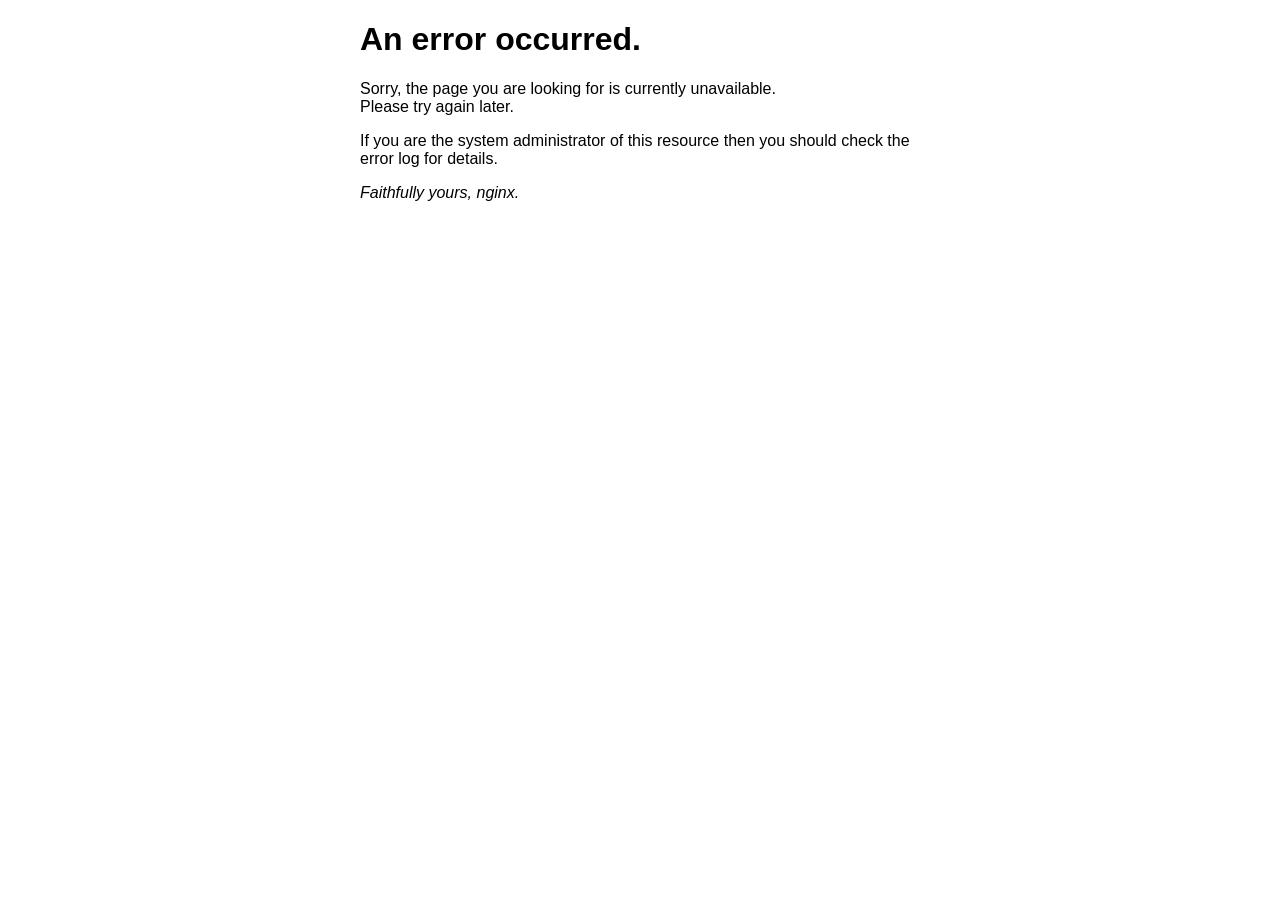
<file: frontend/dist.broken/50x.html>
<!DOCTYPE html>
<html>
<head>
<title>Error</title>
<style>
html { color-scheme: light dark; }
body { width: 35em; margin: 0 auto;
font-family: Tahoma, Verdana, Arial, sans-serif; }
</style>
</head>
<body>
<h1>An error occurred.</h1>
<p>Sorry, the page you are looking for is currently unavailable.<br/>
Please try again later.</p>
<p>If you are the system administrator of this resource then you should check
the error log for details.</p>
<p><em>Faithfully yours, nginx.</em></p>
</body>
</html>
</file>
